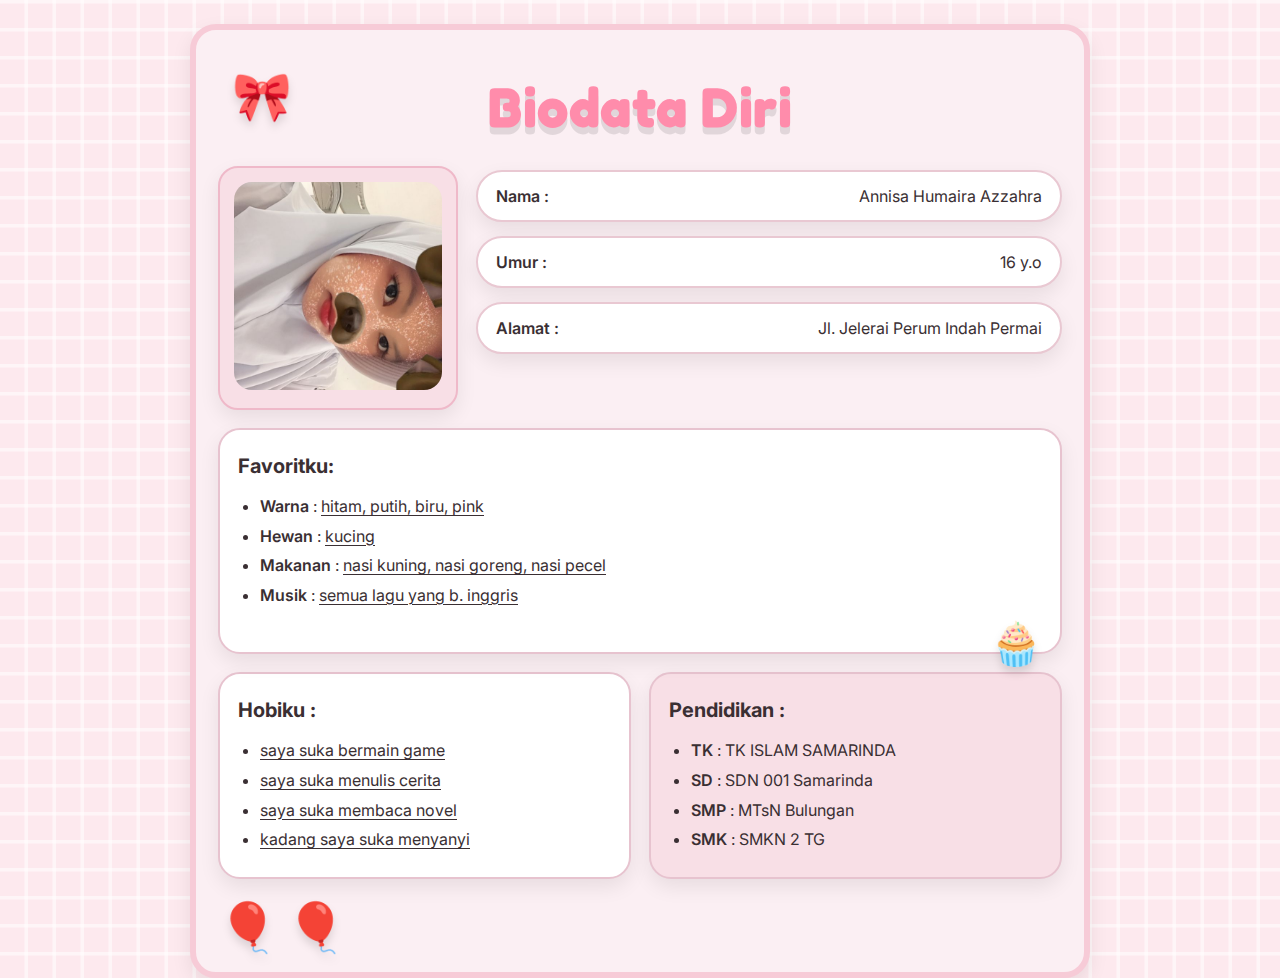
<file: biodata annisa modifikasi/index.html>
<!DOCTYPE html>
<html lang="id">
<head>
  <meta charset="UTF-8" />
  <meta name="viewport" content="width=device-width, initial-scale=1" />
  <title>Biodata Diri – Annisa Humaira Azzahra</title>
  <link rel="preconnect" href="https://fonts.gstatic.com" crossorigin>
  <link href="https://fonts.googleapis.com/css2?family=Fredoka:wght@500;700&family=Inter:wght@400;600&display=swap" rel="stylesheet">
  <link rel="stylesheet" href="style.css" />
</head>
<body>
  <div class="page">
    <!-- Header -->
    <header class="header">
      <span class="sticker bow" aria-hidden="true">🎀</span>
      <h1 class="title">Biodata Diri</h1>
    </header>

    <!-- Profile top grid -->
    <section class="top-grid">
      <figure class="photo-card">
        <img src="foto.jpg" alt="Foto profil" />
      </figure>

      <div class="bio-fields">
        <div class="field">
          <span class="label">Nama :</span>
          <span class="value">Annisa Humaira Azzahra</span>
        </div>
        <div class="field">
          <span class="label">Umur :</span>
          <span class="value">16 y.o</span>
        </div>
        <div class="field">
          <span class="label">Alamat :</span>
          <span class="value">Jl. Jelerai Perum Indah Permai</span>
        </div>
      </div>
    </section>

    <!-- Favorit -->
    <section class="card big">
      <h2>Favoritku:</h2>
      <ul class="fav-list">
        <li><span class="k">Warna</span> : <u>hitam, putih, biru, pink</u></li>
        <li><span class="k">Hewan</span> : <u>kucing</u></li>
        <li><span class="k">Makanan</span> : <u>nasi kuning, nasi goreng, nasi pecel</u></li>
        <li><span class="k">Musik</span> : <u>semua lagu yang b. inggris</u></li>
      </ul>
      <span class="sticker cupcake" aria-hidden="true">🧁</span>
    </section>

    <!-- Bottom two columns -->
    <section class="bottom-grid">
      <div class="card">
        <h2>Hobiku :</h2>
        <ul class="hobi">
          <li><u>saya suka bermain game</u></li>
          <li><u>saya suka menulis cerita</u></li>
          <li><u>saya suka membaca novel</u></li>
          <li><u>kadang saya suka menyanyi</u></li>
        </ul>
      </div>

      <div class="card pink">
        <h2>Pendidikan :</h2>
        <ul class="pendidikan">
          <li><span class="k">TK</span> : TK ISLAM SAMARINDA</li>
          <li><span class="k">SD</span> : SDN 001 Samarinda</li>
          <li><span class="k">SMP</span> : MTsN Bulungan</li>
          <li><span class="k">SMK</span> : SMKN 2 TG</li>
        </ul>
      </div>
    </section>

    <!-- Balloons footer deco -->
    <footer class="footer">
      <span class="sticker balloon" aria-hidden="true">🎈</span>
      <span class="sticker balloon" aria-hidden="true">🎈</span>
    </footer>
  </div>
</body>
</html>
</file>
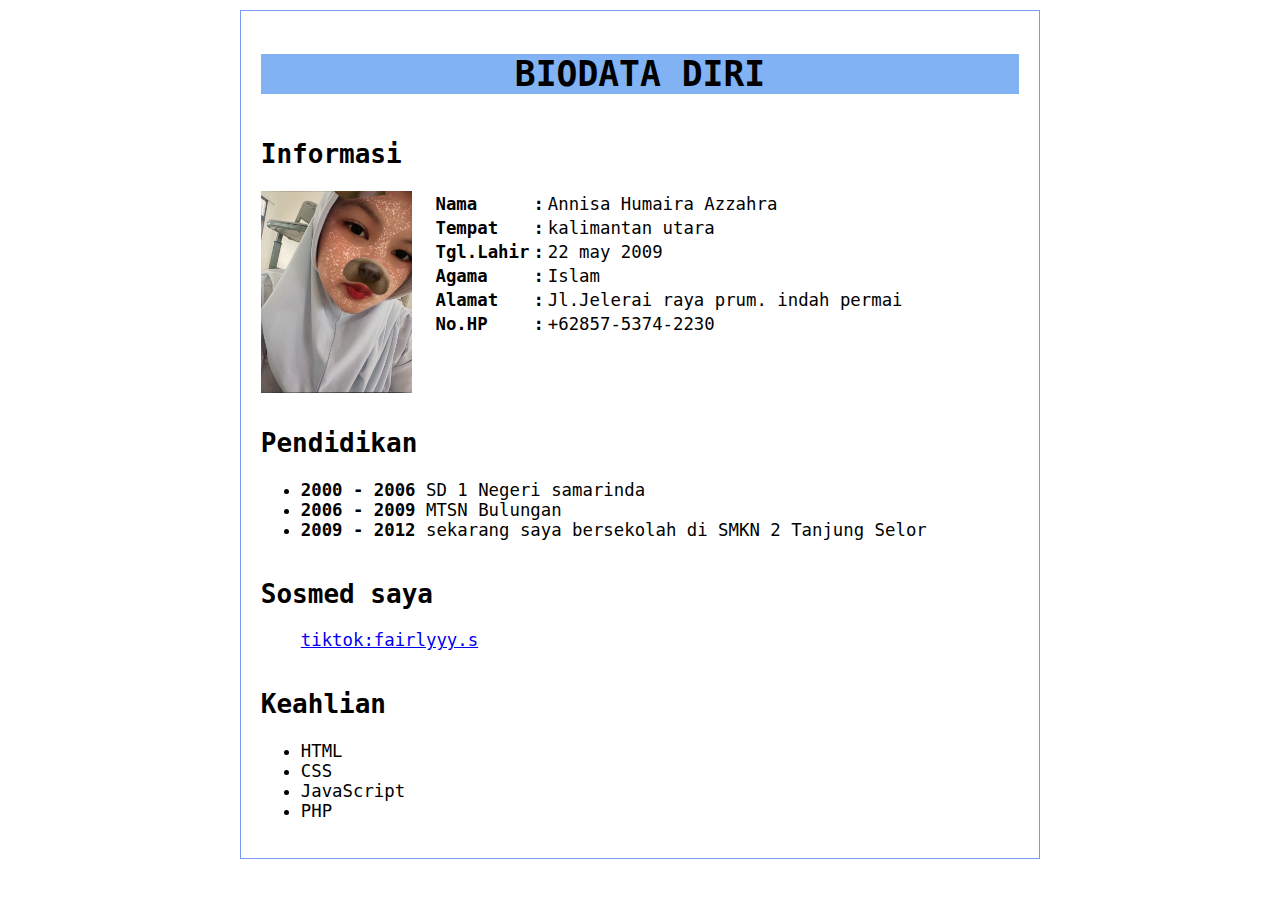
<file: biodata annisa/index.html>
<!DOCTYPE html>
<html>
<head>
	<meta charset="utf-8">
	<meta name="viewport" content="width=device-width, initial-scale=1">
	<title>Biodata Saya</title>
	<link rel="stylesheet" type="text/css" href="style.css">
</head>
<body>
<div class="kotak"> 
<div class="judul">
<h1>BIODATA DIRI</h1>
		</div>
 
		<div class="blok">
		<h2>Informasi</h2>				
		<div class="kiri">
		<img src="foto.jpeg">				
</div>
<div class="kanan">
		<table>
<tr>
						<th>Nama</th>
						<th>:</th>
						<td>Annisa Humaira Azzahra</td>
					</tr>
					<tr>
						<th>Tempat</th>
						<th>:</th>
						<td>kalimantan utara</td>
					</tr>
					<tr>
						<th>Tgl.Lahir</th>
						<th>:</th>
						<td>22 may 2009</td>
					</tr>
					<tr>
						<th>Agama</th>
						<th>:</th>
						<td>Islam</td>
					</tr>
					<tr>
						<th>Alamat</th>
						<th>:</th>
						<td>Jl.Jelerai raya prum. indah permai</td>
					</tr>
					<tr>
						<th>No.HP</th>
						<th>:</th>
						<td>+62857-5374-2230</td>
					</tr>
				</table>
				
			</div>
 
		</div>		
 
		<div class="blok">
			<h2>Pendidikan</h2>	
					
			<div>
				<ul>
					<li><b>2000 - 2006</b> SD 1 Negeri samarinda</li>
					<li><b>2006 - 2009</b> MTSN Bulungan</li>
					<li><b>2009 - 2012</b>  sekarang saya bersekolah di SMKN 2 Tanjung Selor</li>
				</ul>
			</div>
 
		</div>
 
		<div class="blok">
                         <h2> Sosmed saya </h2>
                <div>
                      <ul>
                          <a href="https://www.tiktok.com/">tiktok:fairlyyy.s</a>
                      </ul>
                </div>
 
<div class="blok">
<h2>Keahlian</h2>						
<div>
<ul>
<li>HTML</li>
<li>CSS</li>
<li>JavaScript</li>
<li>PHP</li>				
</ul>
</div> 
</div>
</div>
</body>
</html>
</file>
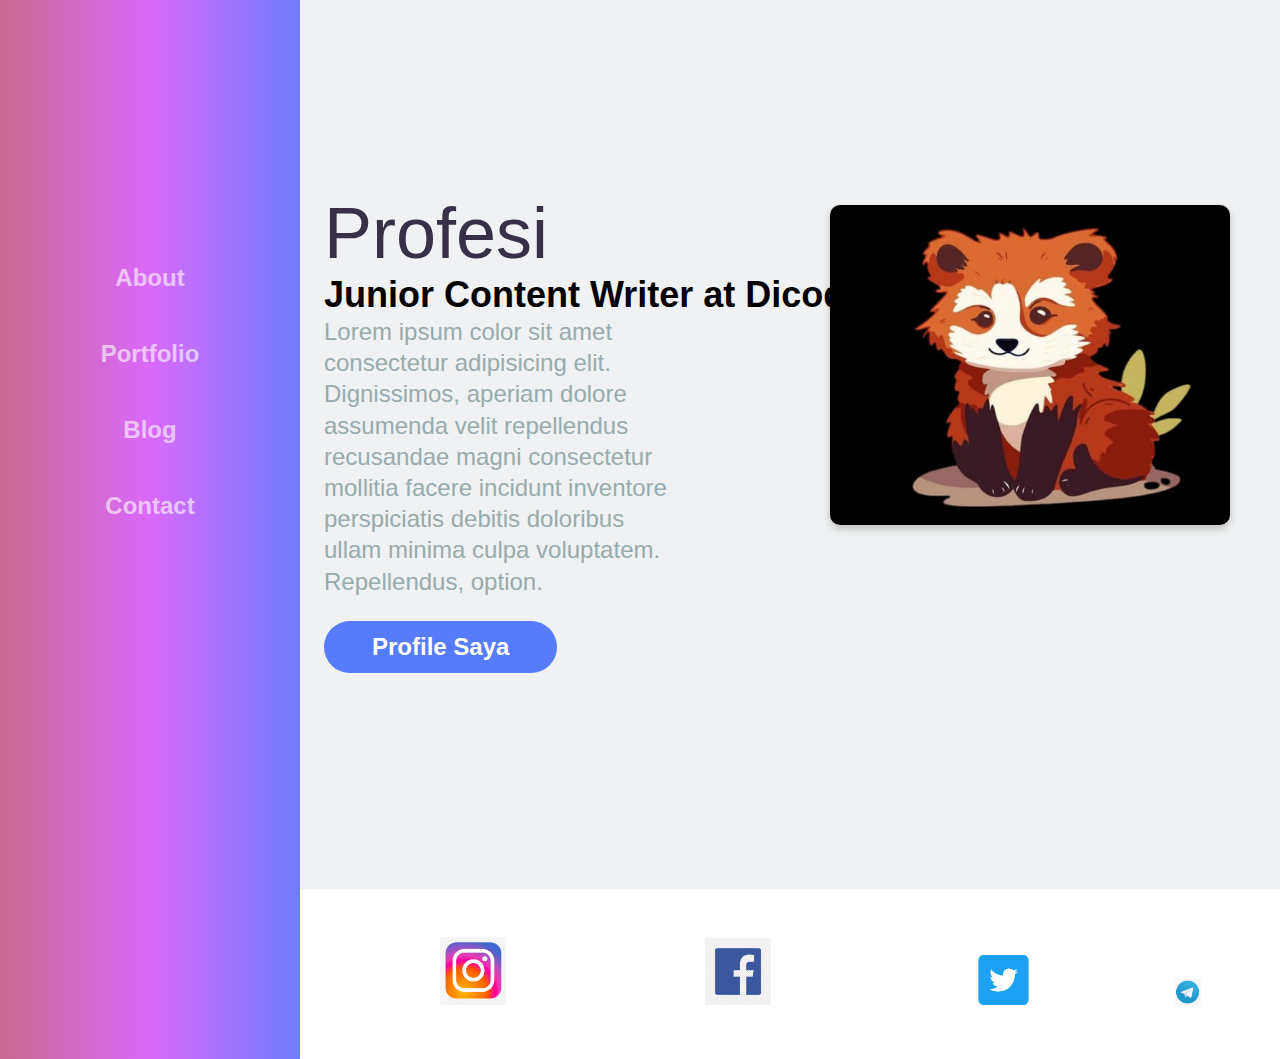
<file: web_portopolio_annisa/index.html>
<!DOCTYPE html>
<html lang="en">
<head>
  <meta charset="UTF-8" />
  <meta name="viewport" content="width=device-width, initial-scale=1.0" />
  <link rel="stylesheet" href="style.css" />
  <title>Web | Portfolio</title>
<body>
  <div class="container">
    <div class="sidebar">
      <nav>
        <ul>
          <li><a href="#about">About</a></li>
          <li><a href="#portfolio">Portfolio</a></li>
          <li><a href="#blog">Blog</a></li>
          <li><a href="#contact">Contact</a></li>
        </ul>
      </nav>
    </div>
    <main class="content">
      <section class="hero">
          <section class="hero">
            <div class="hero-content">
              <img src="racoon.png" alt="Hero Image"
              class="top-right-photo" />
              <h1>Profesi</h1>
              <h2>Junior Content Writer at Dicoding</h2>
              <p>
                Lorem ipsum color sit amet consectetur adipisicing elit. Dignissimos, 
                aperiam dolore assumenda velit repellendus recusandae magni consectetur mollitia facere incidunt 
                inventore perspiciatis debitis doloribus ullam minima culpa voluptatem. Repellendus, 
                option.
              </p>
              <a href="#profile" class="action-btn">Profile Saya</a>
            </div>
          </section>
    </main>
    <footer class="footer">
      <ul>
        <li>
          <a href="https://www.instagram.com" target="_blank" rel="noopener noreferrer">
            <img src="instagram.png" alt="Instagram" />
          </a>
        </li>
        <li>
          <a href="https://www.facebook.com" target="_blank" rel="noopener noreferrer">
            <img src="facebook.png" alt="Facebook" />
          </a>
        </li>
        <li>
          <a href="https://www.twitter.com" target="_blank" rel="noopener noreferrer">
            <img src="twitter.png" alt="Twitter" />
          </a>
        </li>
        <li>
          <a href="https://telegram.org" target="_blank" rel="noopener noreferrer">
            <img src="telegram.png" alt="Telegram" />
          </a>
        </li>
      </ul>
    </footer>
  </div>
</body>
</html>
</file>
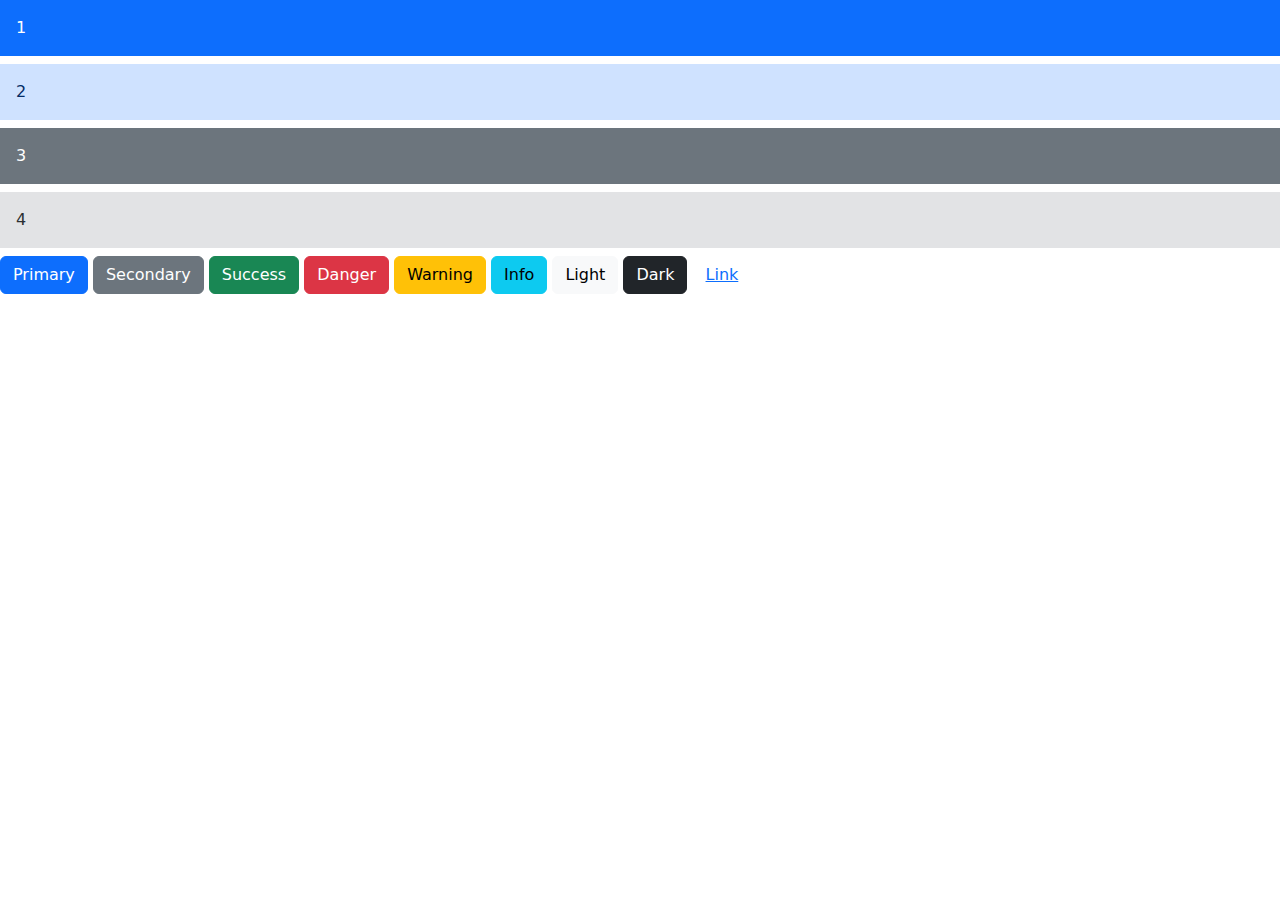
<file: latihan annisa humaira a/bookstrap.html>
<!DOCTYPE html>
<html>
<head>
<title>Latihan Bootstrap</title>
<link rel="stylesheet" type="text/css" href="css/bootstrap.min.css">
</head>
<body>

<div class="p-3 mb-2 bg-primary text-white">1</div>
<div class="p-3 mb-2 bg-primary-subtle text-primary-emphasis">2</div>
<div class="p-3 mb-2 bg-secondary text-white">3</div>
<div class="p-3 mb-2 bg-secondary-subtle text-secondary-emphasis">4</div>

<button type="button" class="btn btn-primary">Primary</button>
<button type="button" class="btn btn-secondary">Secondary</button>
<button type="button" class="btn btn-success">Success</button>
<button type="button" class="btn btn-danger">Danger</button>
<button type="button" class="btn btn-warning">Warning</button>
<button type="button" class="btn btn-info">Info</button>
<button type="button" class="btn btn-light">Light</button>
<button type="button" class="btn btn-dark">Dark</button>
<button type="button" class="btn btn-link">Link</button>
</body>
</html>
</file>
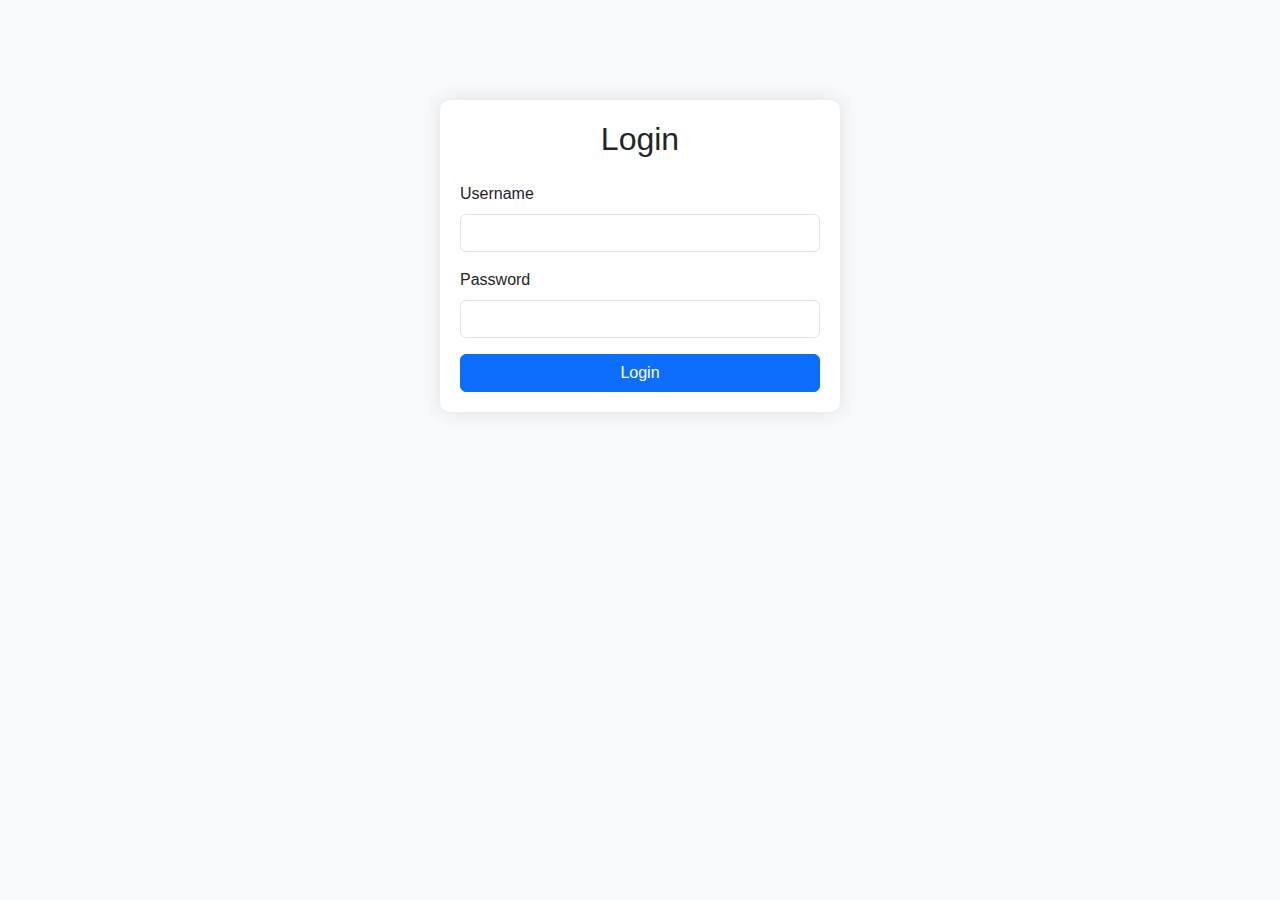
<file: maira_galeri_foto.html/annisa_galeri_foto.html>
<!DOCTYPE html>
<html lang="id">
<head>
  <meta charset="UTF-8">
  <meta name="viewport" content="width=device-width, initial-scale=1.0">
  <title>Galeri Foto Pesona Kalimantan Utara</title>
  <!-- Bootstrap CSS -->
  <link href="https://cdn.jsdelivr.net/npm/bootstrap@5.3.0/dist/css/bootstrap.min.css" rel="stylesheet">
  <style>
    body {
      background-color: #f8f9fa;
      font-family: 'Segoe UI', Tahoma, Geneva, Verdana, sans-serif;
    }
    .login-container {
      max-width: 400px;
      margin: 100px auto;
      padding: 20px;
      background: white;
      border-radius: 10px;
      box-shadow: 0 0 20px rgba(0, 0, 0, 0.1);
    }
    .dashboard-container {
      padding: 20px;
    }
    .navbar-brand {
      font-weight: 700;
    }
    .gallery-container {
      padding: 20px 0;
    }
    .gallery-title {
      text-align: center;
      margin: 30px 0;
      color: #343a40;
    }
    .gallery-item {
      margin-bottom: 30px;
      overflow: hidden;
      border-radius: 10px;
      box-shadow: 0 4px 8px rgba(0, 0, 0, 0.1);
      transition: transform 0.3s ease;
    }
    .gallery-item:hover {
      transform: scale(1.03);
    }
    .gallery-item img {
      width: 100%;
      height: 250px;
      object-fit: cover;
      transition: opacity 0.3s ease;
    }
    .gallery-item:hover img {
      opacity: 0.9;
    }
    .image-caption {
      padding: 15px;
      background-color: white;
      text-align: center;
    }
    footer {
      background-color: #273296;
      color: white;
      padding: 20px 0;
      margin-top: 40px;
    }
  </style>
</head>
<body>
  <!-- Login Form -->
  <div class="login-container" id="loginPage">
    <h2 class="text-center mb-4">Login</h2>
    <form id="loginForm">
      <div class="mb-3">
        <label for="username" class="form-label">Username</label>
        <input type="text" class="form-control" id="username" required>
      </div>
      <div class="mb-3">
        <label for="password" class="form-label">Password</label>
        <input type="password" class="form-control" id="password" required>
      </div>
      <button type="submit" class="btn btn-primary w-100">Login</button>
    </form>
  </div>

  <!-- Dashboard Content (hidden initially) -->
  <div id="dashboardPage" style="display:none;">
    <nav class="navbar navbar-expand-lg navbar-dark bg-dark">
      <div class="container">
        <a class="navbar-brand" href="#">Galeri Foto</a>
        <button class="navbar-toggler" type="button" data-bs-toggle="collapse" data-bs-target="#navbarNav">
          <span class="navbar-toggler-icon"></span>
        </button>
        <div class="collapse navbar-collapse" id="navbarNav">
          <ul class="navbar-nav ms-auto">
            <li class="nav-item"><a class="nav-link active" href="#">Beranda</a></li>
            <li class="nav-item"><a class="nav-link" href="index.html">Tentang</a></li>
            <li class="nav-item"><a class="nav-link" href="kontak.html">Kontak</a></li>
            <li class="nav-item ms-2"><button class="btn btn-outline-light" id="logoutBtn">Logout</button></li>
          </ul>
        </div>
      </div>
    </nav>

    <!-- Gallery Content -->
    <div class="container gallery-container">
      <h1 class="gallery-title">Galeri Pesona Kalimantan Utara</h1>
      <div class="row">
        <!-- Foto 1 -->
        <div class="col-md-4 col-sm-6 col-12">
          <div class="gallery-item">
             <img src="agrowisata karongan.jpeg" alt=""> 
            <div class="image-caption">
              <h5>Agro Wisata Karungan (Tarakan)</h5>
              <p class="text-muted">Taman rekreasi keluarga seluas 3 hektare dengan hutan kecil, air terjun mini, jembatan gantung, gazebo, dan kolam pemancingan. Berjarak sekitar 14 km dari pusat kota.</p>
            </div>
          </div>
        </div>
        <!-- Foto 2 -->
        <div class="col-md-4 col-sm-6 col-12">
          <div class="gallery-item">
               <img src="mahesya waterpark.jpeg" alt=""> 
            <div class="image-caption">
              <h5>Mahesya Waterpark (Tana Tidung)</h5>
              <p class="text-muted">Waterpark pertama di Tana Tidung dengan berbagai kolam renang untuk semua usia. Tiket masuk sekitar Rp 20.000, sewa ban Rp 10.000.</p>
            </div>
          </div>
        </div>
        <!-- Foto 3 -->
        <div class="col-md-4 col-sm-6 col-12">
          <div class="gallery-item">
       <img src="taman nasional kayan perbatasan.jpg" alt=""> 
            <div class="image-caption">
              <h5>Taman Nasional Kayan Mentarang (Perbatasan Kaltara-Malaysia)</h5>
              <p class="text-muted">Hutan hujan tropis terluas di Kalimantan dengan keanekaragaman hayati tinggi. Cocok untuk trekking, birdwatching, dan pengalaman budaya di desa adat Dayak.</p>
            </div>
          </div>
        </div>
        <!-- Foto 4 -->
        <div class="col-md-4 col-sm-6 col-12">
          <div class="gallery-item">
       <img src="mangkupadi.jpg" alt=""> 
            <div class="image-caption">
              <h5>Tanah Kuning (Kabupaten Bulungan, Tanjung Palas Timur)</h5>
              <p class="text-muted">Pantai eksotis di Desa mangku padi, air bersih dan pasir putih bersih. Harap berhati‑hari karena ombak besar pengunjung hanya bisa berenang di tepian.</p>
            </div>
          </div>
        </div>
        <!-- Foto 5 -->
        <div class="col-md-4 col-sm-6 col-12">
          <div class="gallery-item">
           <img src="air terjun gunung rian.jpg" alt=""> 
    
            <div class="image-caption">
              <h5>Air Terjun Gunung Rian (Kecamatan Sesayap, Tana Tidung)</h5>
              <p class="text-muted">Air terjun setinggi sekitar 90 m dengan aliran jernih di tengah hutan tropis. Terdiri dari tujuh tingkatan, tapi yang sering dikunjungi hanya tingkat pertama dan kedua.</p>
            </div>
          </div>
        </div>
        <!-- Foto 6 -->
        <div class="col-md-4 col-sm-6 col-12">
          <div class="gallery-item">
               <img src="gunung putih.jpg" alt=""> 
            <div class="image-caption">
              <h5>Gunung Putih (Desa Gunung Putih, Bulungan)</h5>
              <p class="text-muted">Bukit kapur berwarna putih nan memesona, dilengkapi tangga menuju puncak dengan pemandangan Sungai Kayan, cocok untuk trekking ringan atau olahraga.</p>
            </div>
          </div>
        </div>
      </div>
    </div>

    <!-- Footer -->
    <footer>
      <div class="container text-center">
        <p>© 2025 Annisa humaira azzahra. All Rights Reserved.</p>
      </div>
    </footer>
  </div>

  <!-- Bootstrap JS -->
  <script src="https://cdn.jsdelivr.net/npm/bootstrap@5.3.0/dist/js/bootstrap.bundle.min.js"></script>
  <script>
    document.getElementById('loginForm').addEventListener('submit', function(e) {
      e.preventDefault();
      const username = document.getElementById('username').value;
      const password = document.getElementById('password').value;

      // Simple auth check
      if (username === 'admin' && password === 'admin123') {
        document.getElementById('loginPage').style.display = 'none';
        document.getElementById('dashboardPage').style.display = 'block';
      } else {
        alert('Username/password salah!');
      }
    });

    document.getElementById('logoutBtn').addEventListener('click', function() {
      if (confirm('Apakah Anda yakin ingin logout?')) {
        document.getElementById('dashboardPage').style.display = 'none';
        document.getElementById('loginPage').style.display = 'block';
        document.getElementById('username').value = '';
        document.getElementById('password').value = '';
      }
    });
  </script>
</body>
</html>
</file>
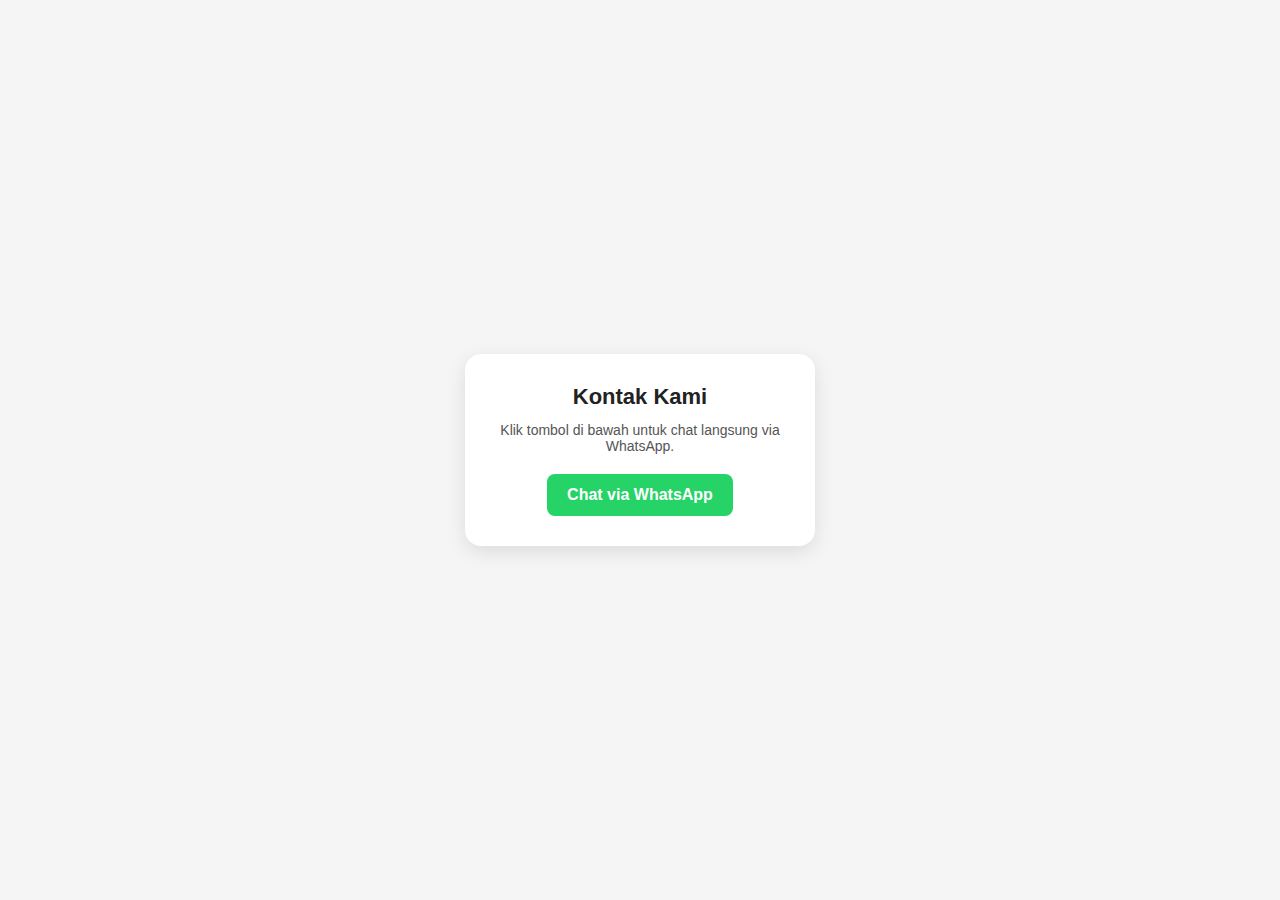
<file: maira_galeri_foto.html/kontak.html>
<!DOCTYPE html>
<html lang="id">
<head>
  <meta charset="UTF-8" />
  <meta name="viewport" content="width=device-width, initial-scale=1.0" />
  <title>Kontak WhatsApp</title>
  <link rel="stylesheet" href="stylesheet.css" />
</head>
<body>
  <div class="wrap">
    <div class="card">
      <h1>Kontak Kami</h1>
      <p>Klik tombol di bawah untuk chat langsung via WhatsApp.</p>
      <a href="https://wa.me/6285753742230?text=misi%20saya%20ingin%20bertanya" target="_blank" class="btn-wa">
        Chat via WhatsApp
      </a>
    </div>
  </div>
</body>
</html>
</file>
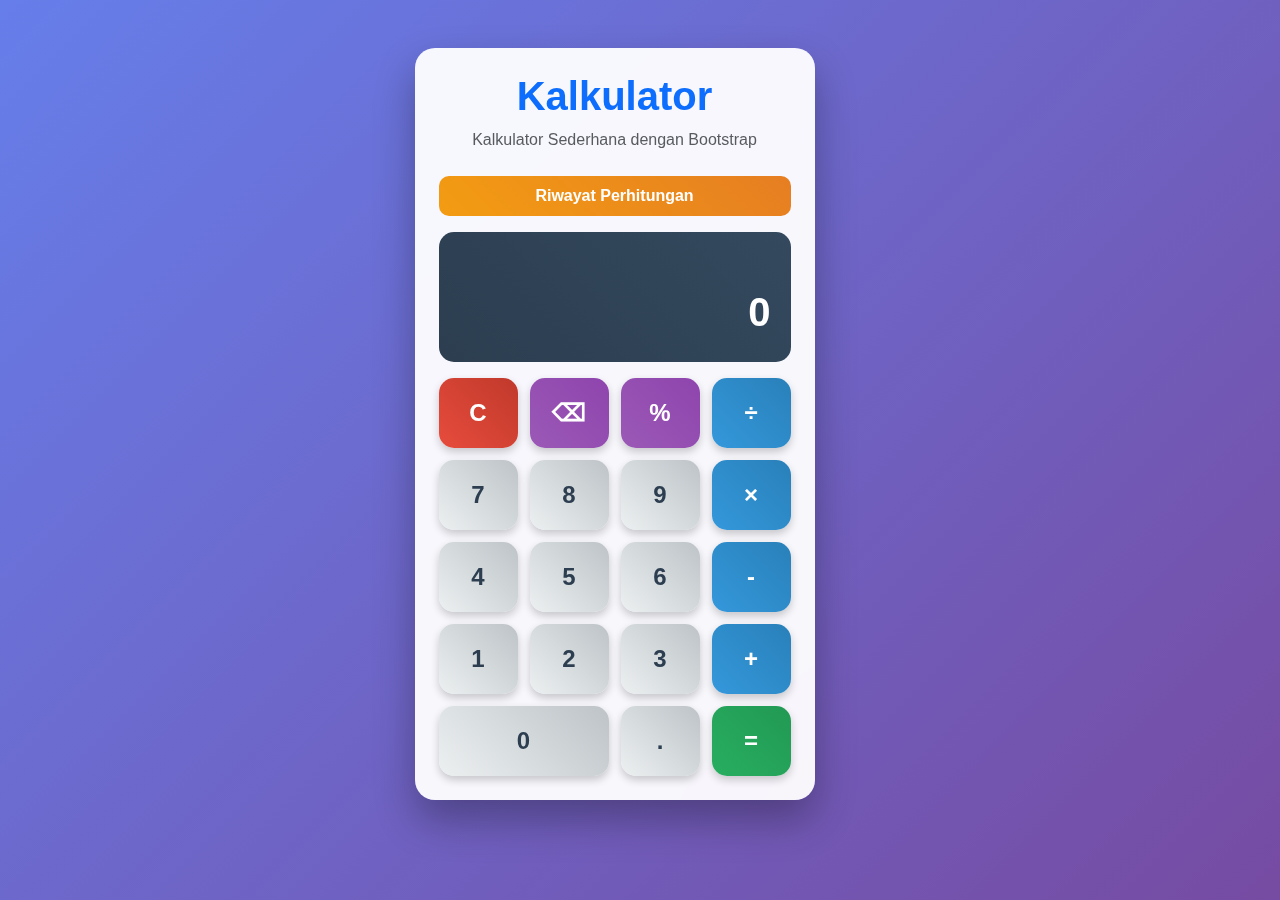
<file: maira_kalkulator sederhana/maira_kalkulator sederhana.html>
<!DOCTYPE html>
<html lang="id">
<head>
  <meta charset="UTF-8">
  <meta name="viewport" content="width=device-width, initial-scale=1.0">
  <title>Kalkulator Sederhana</title>
  <link href="https://cdn.jsdelivr.net/npm/bootstrap@5.3.0/dist/css/bootstrap.min.css" rel="stylesheet">

  <style>
    body {
      background: linear-gradient(135deg, #667eea 0%, #764ba2 100%);
      min-height: 100vh;
      font-family: 'Arial', sans-serif;
    }
    .calculator-container {
      background: rgba(255, 255, 255, 0.95);
      border-radius: 20px;
      box-shadow: 0 20px 40px rgba(0, 0, 0, 0.3);
      backdrop-filter: blur(10px);
      max-width: 400px;
    }
    .display {
      background: linear-gradient(45deg, #2c3e50, #34495e);
      color: white;
      border-radius: 15px;
      padding: 20px;
      font-size: 2.5rem;
      font-weight: bold;
      text-align: right;
      min-height: 100px;
      margin-bottom: 20px;
      overflow: hidden;
      position: relative;
    }
    .display-before {
      font-size: 1.2rem;
      color: #95a5a6;
      min-height: 30px;
      overflow: hidden;
    }
    .calculator-grid {
      display: grid;
      grid-template-columns: repeat(4, 1fr);
      gap: 12px;
    }
    .btn-calc {
      height: 70px;
      font-size: 1.5rem;
      font-weight: bold;
      border: none;
      border-radius: 15px;
      transition: all 0.3s ease;
      box-shadow: 0 4px 8px rgba(0, 0, 0, 0.2);
    }
    .btn-calc:hover {
      transform: translateY(-3px);
      box-shadow: 0 6px 12px rgba(0, 0, 0, 0.3);
    }
    .btn-calc:active {
      transform: translateY(0);
      box-shadow: 0 2px 4px rgba(0, 0, 0, 0.2);
    }
    .btn-number {
      background: linear-gradient(45deg, #ecf0f1, #bdc3c7);
      color: #2c3e50;
    }
    .btn-operator {
      background: linear-gradient(45deg, #3498db, #2980b9);
      color: white;
    }
    .btn-equals {
      background: linear-gradient(45deg, #27ae60, #229954);
      color: white;
    }
    .btn-clear {
      background: linear-gradient(45deg, #e74c3c, #c0392b);
      color: white;
    }
    .btn-special {
      background: linear-gradient(45deg, #9b59b6, #8e44ad);
      color: white;
    }
    .btn-zero {
      grid-column: span 2;
    }
    .btn-pressed {
      animation: buttonPress 0.2s ease;
    }
    @keyframes buttonPress {
      0% { transform: scale(1); }
      50% { transform: scale(0.95); }
      100% { transform: scale(1); }
    }
    .history-toggle {
      background: linear-gradient(45deg, #f39c12, #e67e22);
      color: white;
      border: none;
      border-radius: 10px;
      padding: 8px 16px;
      font-weight: bold;
      margin-bottom: 15px;
      transition: all 0.3s ease;
    }
    .history-toggle:hover {
      transform: translateY(-2px);
      box-shadow: 0 4px 8px rgba(0, 0, 0, 0.2);
    }
    .history-panel {
      background: rgba(236, 240, 241, 0.9);
      border-radius: 10px;
      padding: 15px;
      margin-top: 20px;
      max-height: 200px;
      overflow-y: auto;
      display: none;
    }
    .history-item {
      padding: 8px;
      border-bottom: 1px solid #bdc3c7;
      font-family: 'Courier New', monospace;
    }
    .history-item:last-child {
      border-bottom: none;
    }
  </style>
</head>
<body class="py-5">
  <div class="container">
    <div class="row justify-content-center">
      <div class="col-md-6 col-lg-5">
        <div class="calculator-container p-4">
          <!-- Header -->
          <div class="text-center mb-4">
            <h1 class="display-6 fw-bold text-primary mb-2">Kalkulator</h1>
            <p class="text-muted">Kalkulator Sederhana dengan Bootstrap</p>
          </div>

          <!-- History Toggle -->
          <button class="history-toggle w-100 mb-3" id="historyToggle">Riwayat Perhitungan</button>

          <!-- History Panel -->
          <div class="history-panel" id="historyPanel">
            <div class="text-center text-muted" id="emptyHistory">Belum ada riwayat perhitungan</div>
          </div>

          <!-- Calculator Display -->
          <div class="display mb-3">
            <div class="display-before" id="previousOperation"></div>
            <div id="currentDisplay">0</div>
          </div>

          <!-- Calculator Buttons -->
          <div class="calculator-grid">
            <!-- Row 1 -->
            <button class="btn-calc btn-clear" onclick="clearCalculator()">C</button>
            <button class="btn-calc btn-special" onclick="deleteLast()">⌫</button>
            <button class="btn-calc btn-special" onclick="appendToDisplay('%')">%</button>
            <button class="btn-calc btn-operator" onclick="chooseOperation('÷')">÷</button>

            <!-- Row 2 -->
            <button class="btn-calc btn-number" onclick="appendToDisplay('7')">7</button>
            <button class="btn-calc btn-number" onclick="appendToDisplay('8')">8</button>
            <button class="btn-calc btn-number" onclick="appendToDisplay('9')">9</button>
            <button class="btn-calc btn-operator" onclick="chooseOperation('×')">×</button>

            <!-- Row 3 -->
            <button class="btn-calc btn-number" onclick="appendToDisplay('4')">4</button>
            <button class="btn-calc btn-number" onclick="appendToDisplay('5')">5</button>
            <button class="btn-calc btn-number" onclick="appendToDisplay('6')">6</button>
            <button class="btn-calc btn-operator" onclick="chooseOperation('-')">-</button>

            <!-- Row 4 -->
            <button class="btn-calc btn-number" onclick="appendToDisplay('1')">1</button>
            <button class="btn-calc btn-number" onclick="appendToDisplay('2')">2</button>
            <button class="btn-calc btn-number" onclick="appendToDisplay('3')">3</button>
            <button class="btn-calc btn-operator" onclick="chooseOperation('+')">+</button>

            <!-- Row 5 -->
            <button class="btn-calc btn-number btn-zero" onclick="appendToDisplay('0')">0</button>
            <button class="btn-calc btn-number" onclick="appendToDisplay('.')">.</button>
            <button class="btn-calc btn-equals" onclick="calculate()">=</button>
          </div>
        </div>
      </div>
    </div>
  </div>

  <script>
    // Calculator state
    let currentInput = '0';
    let previousInput = '';
    let operation = null;
    let shouldResetScreen = false;
    let calculationHistory = [];

    // DOM Elements
    const currentDisplay = document.getElementById('currentDisplay');
    const previousOperationDisplay = document.getElementById('previousOperation');
    const historyPanel = document.getElementById('historyPanel');
    const emptyHistory = document.getElementById('emptyHistory');
    const historyToggle = document.getElementById('historyToggle');

    // Append to display
    function appendToDisplay(value) {
      if (shouldResetScreen) {
        currentInput = '';
        shouldResetScreen = false;
      }
      if (value === '.' && currentInput.includes('.')) return;

      if (currentInput === '0' && value !== '.') {
        currentInput = value;
      } else {
        currentInput += value;
      }

      updateDisplay();
    }

    // Clear calculator
    function clearCalculator() {
      currentInput = '0';
      previousInput = '';
      operation = null;
      shouldResetScreen = false;
      updateDisplay();
    }

    // Delete last character
    function deleteLast() {
      if (currentInput.length === 1) {
        currentInput = '0';
      } else {
        currentInput = currentInput.slice(0, -1);
      }
      updateDisplay();
    }

    // Choose operation
    function chooseOperation(op) {
      if (currentInput === '0') return;
      if (previousInput !== '') calculate();
      operation = op;
      previousInput = currentInput;
      shouldResetScreen = true;
      updateDisplay();
    }

    // Calculate result
    function calculate() {
      let computation;
      const prev = parseFloat(previousInput);
      const current = parseFloat(currentInput);

      if (isNaN(prev) || isNaN(current)) return;

      switch (operation) {
        case '+':
          computation = prev + current;
          break;
        case '-':
          computation = prev - current;
          break;
        case '×':
          computation = prev * current;
          break;
        case '÷':
          computation = current === 0 ? 'Error' : prev / current;
          break;
        default:
          return;
      }

      // Add to history
      const historyEntry = {
        operation: `${previousInput} ${operation} ${currentInput}`,
        result: computation.toString()
      };
      calculationHistory.unshift(historyEntry);
      updateHistory();

      currentInput = computation.toString();
      operation = null;
      previousInput = '';
      shouldResetScreen = true;
      updateDisplay();
    }

    // Update display
    function updateDisplay() {
      currentDisplay.textContent = currentInput;
      previousOperationDisplay.textContent = operation ? `${previousInput} ${operation}` : '';
    }

    // Update history panel
    function updateHistory() {
      historyPanel.innerHTML = '';
      if (calculationHistory.length === 0) {
        historyPanel.appendChild(emptyHistory.cloneNode(true));
        return;
      }
      calculationHistory.forEach(item => {
        const historyItem = document.createElement('div');
        historyItem.className = 'history-item';
        historyItem.innerHTML = `
          <div class="fw-bold">${item.operation} = ${item.result}</div>
          <small class="text-muted">${new Date().toLocaleTimeString()}</small>
        `;
        historyPanel.appendChild(historyItem);
      });
    }

    // Toggle history panel
    historyToggle.addEventListener('click', () => {
      historyPanel.style.display = historyPanel.style.display === 'none' ? 'block' : 'none';
      historyToggle.textContent = historyPanel.style.display === 'none'
        ? 'Riwayat Perhitungan'
        : '🔽 Sembunyikan Riwayat';
    });

    // Keyboard support
    document.addEventListener('keydown', (event) => {
      if (/[0-9]/.test(event.key)) appendToDisplay(event.key);
      else if (event.key === '.') appendToDisplay('.');
      else if (event.key === '+') chooseOperation('+');
      else if (event.key === '-') chooseOperation('-');
      else if (event.key === '*') chooseOperation('×');
      else if (event.key === '/') chooseOperation('÷');
      else if (event.key === 'Enter' || event.key === '=') {
        event.preventDefault();
        calculate();
      } else if (event.key === 'Escape') {
        clearCalculator();
      } else if (event.key === 'Backspace') {
        deleteLast();
      }
    });

    // Initialize
    updateDisplay();
  </script>

  <script src="https://cdn.jsdelivr.net/npm/bootstrap@5.3.0/dist/js/bootstrap.bundle.min.js"></script>
</body>
</html>
</file>
<file: nisa_gameular/nisa_latihan_ular.html>
<!DOCTYPE html>
<html>
<head>
    <meta charset="UTF-8">
    <title>Basic Snake HTML Game</title>
    <style>
        html, body {
            height: 100%;
            margin: 0;
        }
        body {
            background: black;
            display: flex;
            align-items: center;
            justify-content: center;
        }
        canvas {
            border: 1px solid white;
        }
    </style>
</head>
<body>
    <canvas width="400" height="400" id="game"></canvas>
    <script>
        var canvas = document.getElementById('game');
        var context = canvas.getContext('2d');

        var grid = 16;
        var count = 0;

        var snake = {
            x: 160,
            y: 160,
            dx: grid,
            dy: 0,
            cells: [],
            maxcells: 4
        };

        var apple = {
            x: 320,
            y: 320
        };

        function getRandomInt(min, max) {
            return Math.floor(Math.random() * (max - min)) + min;
        }

        function loop() {
            requestAnimationFrame(loop);

            if (++count < 4) {
                return;
            }

            count = 0;
            context.clearRect(0, 0, canvas.width, canvas.height);

            snake.x += snake.dx;
            snake.y += snake.dy;

            // wrap snake position horizontally on edge of screen
            if (snake.x < 0) {
                snake.x = canvas.width - grid;
            } else if (snake.x >= canvas.width) {
                snake.x = 0;
            }

            // wrap snake position vertically on edge of screen
            if (snake.y < 0) {
                snake.y = canvas.height - grid;
            } else if (snake.y >= canvas.height) {
                snake.y = 0;
            }

            snake.cells.unshift({ x: snake.x, y: snake.y });

            if (snake.cells.length > snake.maxcells) {
                snake.cells.pop();
            }

            context.fillStyle = 'red';
            context.fillRect(apple.x, apple.y, grid - 1, grid - 1);

            context.fillStyle = 'green';
            snake.cells.forEach(function (cell, index) {
                context.fillRect(cell.x, cell.y, grid - 1, grid - 1);

                if (cell.x === apple.x && cell.y === apple.y) {
                    snake.maxcells++;
                    apple.x = getRandomInt(0, 25) * grid;
                    apple.y = getRandomInt(0, 25) * grid;
                }

                for (var i = index + 1; i < snake.cells.length; i++) {
                    if (cell.x === snake.cells[i].x && cell.y === snake.cells[i].y) {
                        snake.x = 160;
                        snake.y = 160;
                        snake.cells = [];
                        snake.maxcells = 4;
                        snake.dx = grid;
                        snake.dy = 0;
                        apple.x = getRandomInt(0, 25) * grid;
                        apple.y = getRandomInt(0, 25) * grid;
                    }
                }
            });
        }

        document.addEventListener('keydown', function (e) {
            if (e.which === 37 && snake.dx === 0) {
                snake.dx = -grid;
                snake.dy = 0;
            } else if (e.which === 38 && snake.dy === 0) {
                snake.dy = -grid;
                snake.dx = 0;
            } else if (e.which === 39 && snake.dx === 0) {
                snake.dx = grid;
                snake.dy = 0;
            } else if (e.which === 40 && snake.dy === 0) {
                snake.dy = grid;
                snake.dx = 0;
            }
        });

        requestAnimationFrame(loop);
    </script>
</body>
</html>
</file>
<file: biodata annisa modifikasi/style.css>
:root{
  --bg: #fde9ee;          /* pink pastel */
  --panel: #f8dfe6;       /* panel pink muda */
  --white: #fff;
  --text: #3a2f33;
  --soft: #f3cdd7;
  --chip: #ffffff;
  --accent: #ff7ea8;
  --shadow: 0 8px 20px rgba(0,0,0,.08);
  --radius: 22px;
}

*{ box-sizing: border-box; }
html,body{ height:100%; }
body{
  margin:0;
  background:
    linear-gradient(0deg, transparent 24px, rgba(255,255,255,.55) 25px),
    linear-gradient(90deg, transparent 24px, rgba(255,255,255,.55) 25px),
    var(--bg);
  background-size: 28px 28px, 28px 28px, auto;
  font-family: 'Inter', system-ui, -apple-system, Segoe UI, Roboto, Arial, sans-serif;
  color: var(--text);
}

/* Page container mimicking poster border */
.page{
  max-width: 900px;
  margin: 24px auto;
  background: #fbeff3;
  border: 6px solid #f7cbd7;
  border-radius: 26px;
  padding: 28px 22px 16px;
  position: relative;
  box-shadow: var(--shadow);
}

/* Stickers (emojis used as deco) */
.sticker{
  font-size: 48px;
  filter: drop-shadow(0 6px 4px rgba(0,0,0,.12));
  user-select: none;
}
.bow{ position:absolute; left:14px; top:8px; }
.cupcake{ position:absolute; right:18px; bottom:-16px; font-size: 42px; }
.balloon{ margin-right: 8px; }

/* Title with soft shadow like in sample */
.title{
  font-family: 'Fredoka', cursive;
  font-size: clamp(36px, 5vw, 56px);
  margin: 6px 0 8px;
  text-align: center;
  color:#ff8cab;
  letter-spacing:.5px;
  text-shadow: 0 7px 0 rgba(0,0,0,.10);
}

/* Header spacing */
.header{ position: relative; padding-top:8px; padding-bottom: 10px; }

/* Top grid (photo + fields) */
.top-grid{
  display:grid;
  grid-template-columns: 240px 1fr;
  gap: 18px;
  align-items: start;
  margin-top: 8px;
}

.photo-card{
  margin:0;
  background: var(--panel);
  border-radius: 20px;
  padding: 14px;
  box-shadow: var(--shadow);
  border: 2px solid #efb9c9;
}
.photo-card img{
  width: 100%;
  aspect-ratio: 1 / 1;
  object-fit: cover;
  border-radius: 18px;
}

/* Field chips */
.bio-fields{
  display: grid;
  gap: 14px;
  padding-top: 4px;
}
.field{
  display:flex;
  align-items:center;
  justify-content: space-between;
  background: var(--chip);
  border-radius: 999px;
  padding: 14px 18px;
  border: 2px solid #e9c8d2;
  box-shadow: var(--shadow);
  gap: 10px;
}
.field .label{
  font-weight: 600;
}
.field .value{
  text-align:right;
  overflow:hidden;
  text-overflow: ellipsis;
  white-space: nowrap;
}

/* Big card (Favorit) */
.card{
  background: #fff;
  border-radius: var(--radius);
  border: 2px solid #e7c3cf;
  box-shadow: var(--shadow);
  padding: 18px 18px 22px;
}
.card h2{
  margin: 6px 0 14px;
  font-size: 20px;
}
.card.big{
  position: relative;
  margin: 18px 0;
  padding-bottom: 42px;
}

/* Favorites list look */
.fav-list, .hobi, .pendidikan{
  list-style: disc;
  padding-left: 22px;
  margin:0;
  line-height: 1.85;
}
.fav-list .k, .pendidikan .k{
  font-weight: 600;
}
.fav-list u, .hobi u{
  text-underline-offset: 3px;
}

/* Bottom grid with two cards */
.bottom-grid{
  display:grid;
  grid-template-columns: 1fr 1fr;
  gap: 18px;
}
.card.pink{
  background: var(--panel);
}

/* Footer simple space */
.footer{ margin-top: 18px; display:flex; justify-content:flex-start; }

/* Responsive */
@media (max-width: 760px){
  .top-grid{ grid-template-columns: 1fr; }
  .bio-fields .field{ flex-wrap: wrap; gap:6px; }
  .field .value{ width: 100%; text-align: left; }
  .bottom-grid{ grid-template-columns: 1fr; }
}
</file>
<file: biodata annisa/style.css>
body{
	font-family: monospace;
	font-size: 13pt;
}
 
th{
	text-align: left;
}
 
img{
	width: 100%;
	margin-bottom: 10px;
}
 
.kotak{
	border: 1px solid #7a9af3;
	width: 60%;
	margin: 10px auto;
	padding: 20px;
}
 
.judul{
	text-align: center;
        background: rgb(129, 178, 243);
}
 
.blok{
	overflow: hidden;
}
 
.kiri{
	width: 20%;
	float: left;
}
 
.kanan{
	width: 70%;
	padding:0px 20px;	
	float: left;
}
 
@media only screen and (max-width: 768px) {
	.kotak{
		width: 100%;
		padding: 0px;
		border: none;
	}
	
	.kiri{
		width: 100%;
	}
 
	.kanan{
		width: 100%;
		padding: 0;
	}
}
</file>
<file: web_portopolio_annisa/style.css>
* {
    margin: 0;
    padding: 0;
  }
  
  body {
    background-color: #eff1f2;
    font-family: sans-serif;
  }
  
  .container {
   	 font-size: 1.5em;
    	width: 100%;
   	 height: 100vh;
   	 display: grid;
   	 grid-template-areas: 'sidebar' 'content' 'footer';
   	 grid-template-columns: 1fr;
   	 grid-template-rows: 130px 800px 250px;
  }
  .top-right-photo {
   	 position: absolute;    
   	 top: 205px;        
   	 right: 50px;          
   	 width: 100px;         
   	 height: auto;
   	 border-radius: 10px;
  	  box-shadow: 0 4px 8px rgba(0, 0, 0, 0.2); 
  	  z-index: 999;    
  }
  
  .sidebar {
 	   grid-area: sidebar;
 	   background: linear-gradient(
   	     to right,
   	     rgba(200, 107, 142, 1),
   	     rgba(218, 105, 250, 1),
    	    rgba(110, 125, 253, 1)
    );
   	 justify-content: center;
  }
  
  .content {
  	  grid-area: content;
  	  padding: 1em;
  }
  
  .footer {
	    grid-area: footer;
 	   background: white;
 	   padding: 1em;
  }
  
  nav ul {
 	   margin: 0;
	    padding: 0;
  	  display: flex;
 	   justify-content: space-between;
  	  text-align: center;
  }
  
  nav li {
  	  list-style: none;
  	  padding: 1em 0;
  }
  
  nav li a {
  	  color: white;
  	  font-weight: 700;
 	   opacity: 0.6;
	    text-decoration: none;
 	   transition: 0.3s;
  }
  
  nav li a:hover {
  	  opacity: 1;
  }
  
  .hero {
  	  max-width: 600px; /* Adjusted for better visibility */
  	  margin: 0 auto;
  	  text-align: center;
  }
  
  .hero img {
  	  width: 100%; /* Make the image responsive */
   	 height: auto; /* Maintain aspect ratio */
  }
  
  .hero h1 {
 	   font-size: 2em;
  	  font-weight: 300;
  	  color: #373046;
  }
  
  .hero p {
    	font-weight: 300;
   	 line-height: 1.3em;
  	  color: #98abad;
  }
  
  .action-btn {
  	  display: inline-block;
   	 text-decoration: none;
  	  color: white;
  	  font-weight: 700;
  	  background: #567bfb;
  	  padding: 0.5em 2em;
  	  border-radius: 60px;
   	 margin: 1em 0;
   	 transition: 0.3s;
  }
  
  footer ul {
  	  max-width: 640px;
   	 margin: 2em auto;
   	 padding: 0;
   	 text-align: center;
   	 display: flex;
  	  flex-direction: row;
  }
  
  footer ul li {
   	 list-style: none;
   	 align-self: flex-end;
  }
  
  footer ul li a {
   	 text-decoration: none;
   	 color: #c1c6ce;
  }
  
  	footer ul li img {
  	  width: 40%;
  }
  
  @media (min-width: 1040px) {
    .container {
        grid-template-areas: 'sidebar content' 'sidebar footer';
        grid-template-rows: 1fr auto;
        grid-template-columns: 300px 1fr;
    }
  
    nav ul {
        display: flex;
        justify-content: space-between;
        flex-direction: column;
    }
  
    .sidebar {
        padding-top: 10em;
    }
  
    .hero {
        text-align: left;
        margin: 7em 0;
    }
  
    .hero img {
        width: 400px;
        float: right;
    }
  
    .hero h1 {
        font-size: 3em;
    }
  
    .hero p {
        width: 60%;
    }
  
    footer ul {
        max-width: 900px;
        margin: 0 auto;
        padding: 1em 0;
    }
  
    footer ul li a img {
        width: 25%;
    }
  }
</file>
<file: maira_galeri_foto.html/stylesheet.css>
/* Reset */
* {
  margin: 0;
  padding: 0;
  box-sizing: border-box;
}

body {
  font-family: Arial, sans-serif;
  background: #f5f5f5;
  display: flex;
  justify-content: center;
  align-items: center;
  height: 100vh;
}

/* Bungkus utama */
.wrap {
  display: flex;
  justify-content: center;
  align-items: center;
  width: 100%;
}

/* Kartu kontak */
.card {
  background: #fff;
  padding: 30px;
  border-radius: 16px;
  box-shadow: 0 6px 20px rgba(0, 0, 0, 0.1);
  text-align: center;
  max-width: 350px;
  width: 90%;
}

.card h1 {
  font-size: 22px;
  margin-bottom: 12px;
  color: #222;
}

.card p {
  font-size: 14px;
  margin-bottom: 20px;
  color: #555;
}

/* Tombol WA */
.btn-wa {
  display: inline-block;
  padding: 12px 20px;
  background: #25D366;
  color: #fff;
  text-decoration: none;
  font-weight: bold;
  border-radius: 8px;
  transition: background 0.3s ease;
}

.btn-wa:hover {
  background: #1ebe5a;
}
</file>
